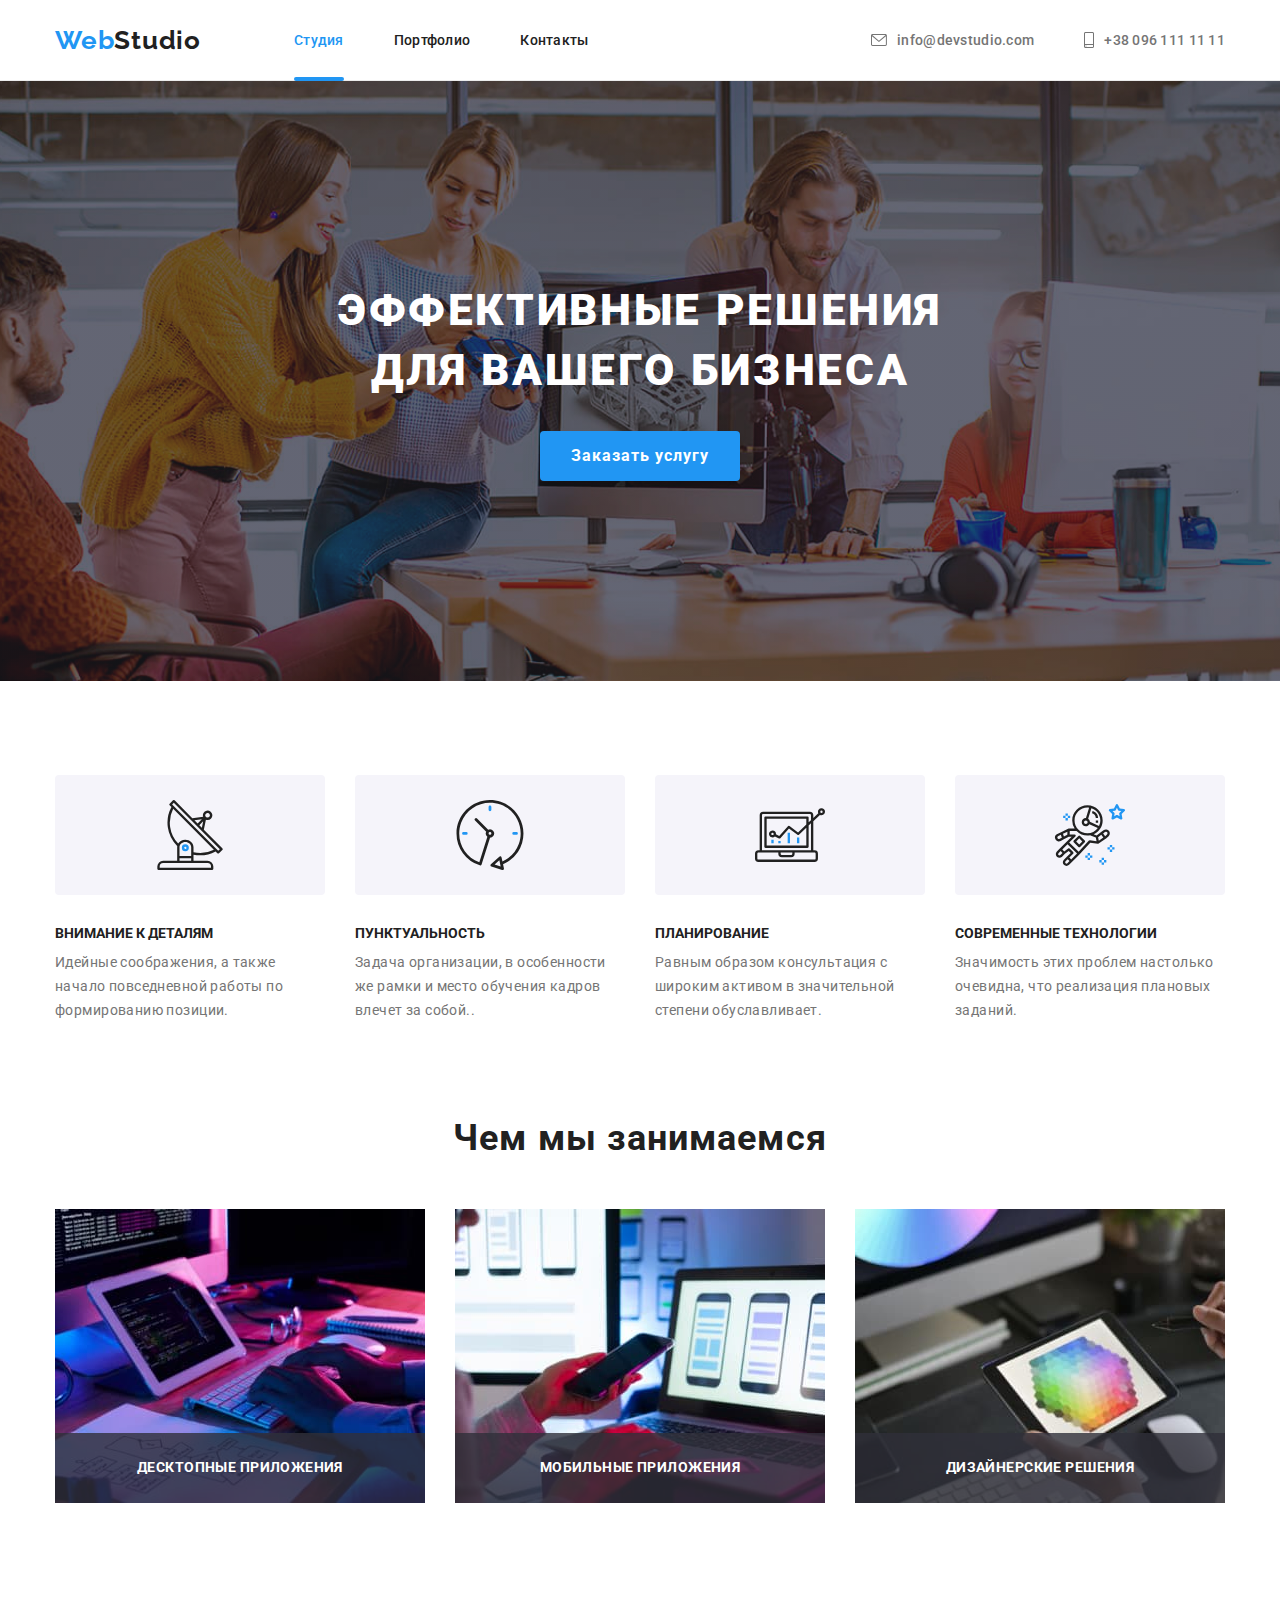
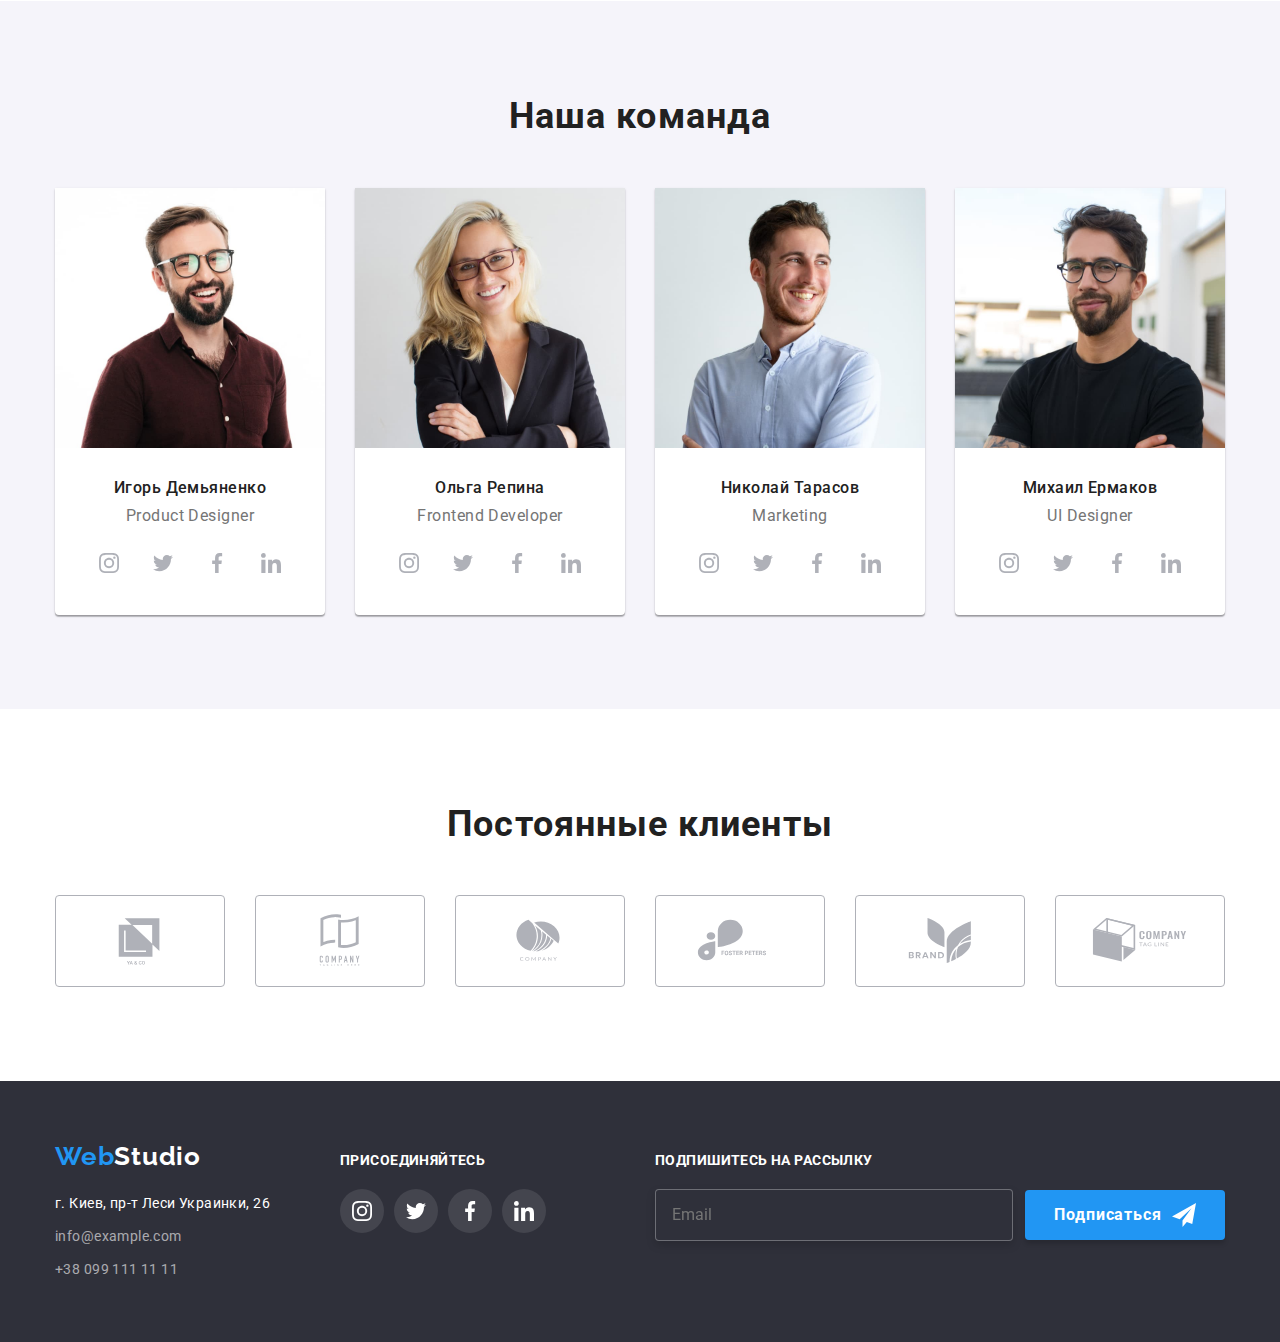
<file: index.html>
<!DOCTYPE html>
<html lang="ru">
<head>
    <meta charset="UTF-8">
    <meta http-equiv="X-UA-Compatible" content="IE=edge">
    <meta name="viewport" content="width=device-width, initial-scale=1.0">
    <title>Web Studio</title>
    <link rel="preconnect" href="https://fonts.gstatic.com">
    <link href=" https://fonts.googleapis.com/css2?family=Raleway:wght@700&family=Roboto:wght@400;500;700;900&display=swap " rel = " stylesheet " >
    <link rel="stylesheet" href="https://cdnjs.cloudflare.com/ajax/libs/modern-normalize/1.0.0/modern-normalize.min.css"/>
    <link rel="stylesheet" href="./css/main.min.css"/>
    <!-- <link rel="stylesheet" href="./css/styles.css"/> -->
</head>
<body>
  <header class="header">
    <div class="container">
      <nav class="nav header__nav">
          <a href="./index.html" class="logo header__logo logo--font"><span class="logo--text">Web</span>Studio</a>
          <ul class="list menu header__menu--inline">
              <li class="menu__item"><a class="link menu__link menu__underline menu__link--active" href="index.html">Студия</a></li>
              <li class="menu__item"><a class="link menu__link " href="portfolio.html">Портфолио</a></li>
              <li class="menu__item"><a class="link menu__link " href="">Контакты</a></li>
          </ul>
      </nav>       
          <ul class="list menu header__menu--inline ">
              <li class="menu__item">
                <a class="link menu__link  menu__item--grey-color" href="">
                  <svg class=" header-icon header-icon__mail header-icon--margin-right"><use href="./img/icons/sprite.svg#icon-envelope"></use></svg>
                   info@devstudio.com</a>
              </li>
              <li class="menu__item">
                <a class="link menu__link  menu__item--grey-color" href="">
                  <svg class=" header-icon header-icon__tel header-icon--margin-right"><use href="./img/icons/sprite.svg#icon-smartphone"></use></svg>
                  +38 096 111 11 11</a>
              </li>
          </ul>
    </div>
  </header>
    <main>
      <section>
         <div class="hero hero__darkbg hero__imgbg hero__section">       
          <h1 class="hero__title">ЭФФЕКТИВНЫЕ РЕШЕНИЯ<br>ДЛЯ ВАШЕГО БИЗНЕСА</h1>
          <button type="button" class="button hero__button " data-modal-open>Заказать услугу</button>
        </div>
      </section>
      <section class="section features">
        <div class="container">
          <h2 class="title-invisible">НАШИ ОСОБЕННОСТИ</h2>
          <ul class="list features-cards">
            <li class="features-cards--mardginRight">
              <div class="features-cards__iconbg">
                <svg class="features-cards__iconsvg"><use class="" href="./img/icons/sprite.svg#icon-antenna"></use></svg>
              </div>
              <div class="features-cards__content ">
                <h3 class="features-cards__contenttitle">ВНИМАНИЕ К ДЕТАЛЯМ</h3>
                <p class="features-cards__contenttext">Идейные соображения, а также начало повседневной работы по формированию позиции.</p>
              </div>
            </li>
            <li class="features-cards--mardginRight">
              <div class="features-cards__iconbg">
                <svg class="features-cards__iconsvg"><use class="" href="./img/icons/sprite.svg#icon-clock"></use></svg>
              </div>
              <div class="features-cards__content">
                <h3 class="features-cards__contenttitle">ПУНКТУАЛЬНОСТЬ</h3>
                <p class="features-cards__contenttext">Задача организации, в особенности же рамки и место обучения кадров влечет за собой..</p>
              </div>
            </li>
            <li class="features-cards--mardginRight">
              <div class="features-cards__iconbg">
                <svg class="features-cards__iconsvg"><use class="" href="./img/icons/sprite.svg#icon-diagram"></use></svg>
              </div>
              <div class="features-cards__content">
                <h3 class="features-cards__contenttitle">ПЛАНИРОВАНИЕ</h3>
                <p class="features-cards__contenttext" >Равным образом консультация с широким активом в значительной степени обуславливает.</p>
              </div>
            </li>
            <li class="features-cards--mardginRight">
              <div class="features-cards__iconbg">
                <svg class="features-cards__iconsvg"><use class="" href="./img/icons/sprite.svg#icon-astronaut"></use></svg>
              </div>
              <div class="features-cards__content">
                <h3 class="features-cards__contenttitle">СОВРЕМЕННЫЕ ТЕХНОЛОГИИ</h3>
                <p class="features-cards__contenttext" >Значимость этих проблем настолько очевидна, что реализация плановых заданий.</p>
              </div>
            </li>
          </ul>
        </div>
      </section>
      <section class="works works-section">
        <div class="container">
          <h2 class="works__title">Чем мы занимаемся</h2>
           <ul class="list works-list">
            <li class="works-list__item">
              <div class="works-list__img"> <img src="img/img.jpg" width="370" height="294" alt="Десктопные приложения">
              <p class=" "><h3 class="works-list__text"> ДЕСКТОПНЫЕ ПРИЛОЖЕНИЯ </h3> </div>
              </p>
            </li>
            <li class="works-list__item">
              <div class="works-list__img"> <img src="img/img-1.jpg" width="370" height="294" alt="Мобильные приложения">
              <p class=" "><h3 class="works-list__text"> МОБИЛЬНЫЕ ПРИЛОЖЕНИЯ </h3> </div>
            </p>
            </li>
            <li class="works-list__item">
              <div class="works-list__img"> <img src="img/img-2.jpg" width="370" height="294" alt="Дизайнерские решения">
              <p class=" "><h3 class="works-list__text"> ДИЗАЙНЕРСКИЕ РЕШЕНИЯ</h3> </div>
            </p> 
            </li>
          </ul>
       </div> 
    </section>
      <section class="team section section--team">
        <div class="container">          
              <h2 class="team__title">Наша команда</h2>
              <ul class="list card-set team__card-set team__members">
                <li class="team__item">
                  <img src="img/img31.jpg" width="270" height="260" alt="Игорь Демьяненко"/>
                  <div class="team__item--padding">
                  <h3 class="team__name">Игорь Демьяненко </h3>
                  <p class="team__name--profession" lang="en">Product Designer</p>
                  <ul class="socialicons ">  
                    <li class="list socialicons--item">
                      <a href="" class="social-icons__link" target="_blank" rel="noopener noreferrer">
                        <svg class="socialicons__svg socialicons__svg--color">
                          <use class="" href="./img/icons/sprite.svg#icon-instagram"></use>
                        </svg>
                      </a>
                    </li>
                    <li class="list socialicons--item">
                      <a href="" class="social-icons__link" target="_blank" rel="noopener noreferrer">
                        <svg class="socialicons__svg socialicons__svg--color">
                          <use class="" href="./img/icons/sprite.svg#icon-twitter"></use>
                        </svg>
                      </a>
                    </li>
                    <li class="list socialicons--item">
                      <a href="" class="social-icons__link" target="_blank" rel="noopener noreferrer">
                        <svg class="socialicons__svg socialicons__svg--color">
                          <use class="" href="./img/icons/sprite.svg#icon-facebook"></use>
                        </svg>
                      </a>
                    </li>
                    <li class="list socialicons--item">
                      <a href="" class="social-icons__link" target="_blank" rel="noopener noreferrer">
                        <svg class="socialicons__svg socialicons__svg--color">
                          <use class="" href="./img/icons/sprite.svg#icon-linkedin"></use>
                        </svg>
                      </a>
                    </li>
                  </ul>
                </div>
                </li>
                <li class="team__item">
                  <img src="img/img32.jpg" width="270" height="260" alt="Ольга Репина"/>
                  <div class="team__item--padding">
                  <h3 class="team__name">Ольга Репина</h3>
                  <p class="team__name--profession" lang="en">Frontend Developer</p>
                    <ul class="socialicons socialicons-team">
                    <li class="list socialicons--item">
                      <a href="" class="social-icons__link" target="_blank" rel="noopener noreferrer">
                        <svg class="socialicons__svg socialicons__svg--color">
                          <use class="" href="./img/icons/sprite.svg#icon-instagram"></use>
                        </svg>
                      </a>
                    </li>
                    <li class="list socialicons--item">
                      <a href="" class="social-icons__link" target="_blank" rel="noopener noreferrer">
                        <svg class="socialicons__svg socialicons__svg--color">
                          <use class="" href="./img/icons/sprite.svg#icon-twitter"></use>
                        </svg>
                      </a>
                    </li>
                    <li class="list socialicons--item">
                      <a href="" class="social-icons__link" target="_blank" rel="noopener noreferrer">
                        <svg class="socialicons__svg socialicons__svg--color">
                          <use class="" href="./img/icons/sprite.svg#icon-facebook"></use>
                        </svg>
                      </a>
                    </li>
                    <li class="list socialicons--item">
                      <a href="" class="social-icons__link" target="_blank" rel="noopener noreferrer">
                        <svg class="socialicons__svg socialicons__svg--color">
                          <use class="" href="./img/icons/sprite.svg#icon-linkedin"></use>
                        </svg>
                      </a>
                    </li>
                  </ul>
                  </div>
                </li>
                <li class="team__item">
                  <img src="img/img33.jpg" width="270" height="260" alt="Николай Тарасов"/>
                  <div class="team__item--padding">
                  <h3 class="team__name">Николай Тарасов</h3>
                  <p class="team__name--profession" lang="en">Marketing</p>
                  <ul class="socialicons">
                    <li class="list socialicons--item">
                      <a href="" class="social-icons__link" target="_blank" rel="noopener noreferrer">
                        <svg class="socialicons__svg socialicons__svg--color">
                          <use class="" href="./img/icons/sprite.svg#icon-instagram"></use>
                        </svg>
                      </a>
                    </li>
                    <li class="list socialicons--item">
                      <a href="" class="social-icons__link" target="_blank" rel="noopener noreferrer">
                        <svg class="socialicons__svg socialicons__svg--color">
                          <use class="" href="./img/icons/sprite.svg#icon-twitter"></use>
                        </svg>
                      </a>
                    </li>
                    <li class="list socialicons--item">
                      <a href="" class="social-icons__link" target="_blank" rel="noopener noreferrer">
                        <svg class="socialicons__svg socialicons__svg--color">
                          <use class="" href="./img/icons/sprite.svg#icon-facebook"></use>
                        </svg>
                      </a>
                    </li>
                    <li class="list socialicons--item">
                      <a href="" class="social-icons__link" target="_blank" rel="noopener noreferrer">
                        <svg class="socialicons__svg socialicons__svg--color">
                          <use class="" href="./img/icons/sprite.svg#icon-linkedin"></use>
                        </svg>
                      </a>
                    </li>
                  </ul>
                  </div>
                </li>
                <li class="team__item">
                  <img src="img/img34.jpg" width="270" height="260" alt="Михаил Ермаков"/>
                  <div class="team__item--padding">
                  <h3 class="team__name">Михаил Ермаков</h3>
                  <p class="team__name--profession" lang="en">UI Designer</p>
                  <ul class="socialicons socialicons-team">
                    <li class="list socialicons--item">
                      <a href="" class="social-icons__link team-icons-link" target="_blank" rel="noopener noreferrer">
                        <svg class="socialicons__svg socialicons__svg--color">
                          <use class="" href="./img/icons/sprite.svg#icon-instagram"></use>
                        </svg>
                      </a>
                    </li>
                    <li class="list socialicons--item">
                      <a href="" class="social-icons__link team-icons-link" target="_blank" rel="noopener noreferrer">
                        <svg class="socialicons__svg socialicons__svg--color">
                          <use class="" href="./img/icons/sprite.svg#icon-twitter"></use>
                        </svg>
                      </a>
                    </li>
                    <li class="list socialicons--item">
                      <a href="" class="social-icons__link team-icons-link" target="_blank" rel="noopener noreferrer">
                        <svg class="socialicons__svg socialicons__svg--color">
                          <use class="" href="./img/icons/sprite.svg#icon-facebook"></use>
                        </svg>
                      </a>
                    </li>
                    <li class="list socialicons--item">
                      <a href="" class="social-icons__link team-icons-link" target="_blank" rel="noopener noreferrer">
                        <svg class="socialicons__svg socialicons__svg--color">
                          <use class="" href="./img/icons/sprite.svg#icon-linkedin"></use>
                        </svg>
                      </a>
                    </li>
                  </ul>
                  </div>
                </li>
              </ul>
            </div>
      </section>         
       <section class="client section"> 
         <h2 class="client__title">Постоянные клиенты</h2>
        <div class="container"> 
            <ul class="list client__icons card-set">
                <li class="client__item"> 
                  <a href="" class="client__link" target="_blank" rel="noopener noreferrer">
                    <svg class="client__icons" width=106px height=60px>
                      <use class="" href="./img/icons/sprite.svg#icon-logo"></use> 
                      </svg>
                  </a>
                </li>
                <li class="client__item"> 
                  <a href="" class="client__link" target="_blank" rel="noopener noreferrer">
                    <svg class="client__icons" width=106px height=60px>
                      <use class="" href="./img/icons/sprite.svg#icon-logo1"></use> 
                      </svg>
                  </a>
                </li>
                <li class="client__item"> 
                  <a href="" class="client__link" target="_blank" rel="noopener noreferrer">
                    <svg class="client__icons" width=106px height=60px>
                      <use class="" href="./img/icons/sprite.svg#icon-logo2"></use> 
                      </svg>
                  </a>
                </li>
                <li class="client__item"> 
                  <a href="" class="client__link" target="_blank" rel="noopener noreferrer">
                    <svg class="client__icons" width=106px height=60px>
                      <use class="" href="./img/icons/sprite.svg#icon-logo3"></use> 
                      </svg>
                  </a>
                </li>
                    <li class="client__item"> 
                      <a href="" class="client__link" target="_blank" rel="noopener noreferrer">
                        <svg class="client__icons" width=106px height=60px>
                          <use class="" href="./img/icons/sprite.svg#icon-logo4"></use> 
                          </svg>
                      </a>
                    </li>
                    <li class="client__item"> 
                      <a href="" class="client__link" target="_blank" rel="noopener noreferrer">
                        <svg class="client__icons" width=106px height=60px>
                          <use class="" href="./img/icons/sprite.svg#icon-logo5"></use> 
                        </svg>
                      </a>
                    </li>
              </ul>
           </div>      
      </section>
    </main>
    <footer class=" footer footer__darkbg">
      <div class="container footer__flex">
        <div>
          <a href="./index.html" class="logo logo__footer logo--font"><span class="logo--text">Web</span>Studio</a>
          <address>
          <ul class="list address footer-address">
            <li class="footer-address__item"><a class="link footer-address__item--colorwhite" href="https://goo.gl/maps/XNxuDnSuaGoXyThm7" target="_blank" rel="noopener noreferrer">г. Киев, пр-т Леси Украинки, 26</a></li>
            <li class="footer-address__item"><a class=" link footer-address__item--colorgrey" href="mailto:info@example.com">info@example.com</a></li>
            <li><a class="link footer-address__item--colorgrey" href="tel:+380991111111">+38 099 111 11 11</a></li>
          </ul>
          </address>
        </div>
        <div class="footer-social">
          <p class="footer-social__title">ПРИСОЕДИНЯЙТЕСЬ</p>
          <ul class="socialicons">
            <li class="list socialicons--item">
              <a href="" class="social-icons__link  social-icons__link--colorgrey" target="_blank" rel="noopener noreferrer">
                <svg class="socialicons__svg  socialicons--brand-color">
                  <use class="" href="./img/icons/sprite.svg#icon-instagram"></use>
                </svg>
              </a>
            </li>
            <li class="list socialicons--item">
              <a href="" class="social-icons__link  social-icons__link--colorgrey" target="_blank" rel="noopener noreferrer">
                <svg class="socialicons__svg  socialicons--brand-color">
                  <use class="" href="./img/icons/sprite.svg#icon-twitter"></use>
                </svg>
              </a>
            </li>
            <li class="list socialicons--item">
              <a href="" class="social-icons__link  social-icons__link--colorgrey" target="_blank" rel="noopener noreferrer">
                <svg class="socialicons__svg  socialicons--brand-color">
                  <use class="" href="./img/icons/sprite.svg#icon-facebook"></use>
                </svg>
              </a>
            </li>
            <li class="list socialicons--item">
              <a href="" class="social-icons__link  social-icons__link--colorgrey" target="_blank" rel="noopener noreferrer">
                <svg class="socialicons__svg  socialicons--brand-color">
                  <use class="" href="./img/icons/sprite.svg#icon-linkedin"></use>
                </svg>
              </a>
            </li>
          </ul>
        </div>
        <div class="footer-mailing">
          <p class="footer-mailing__title">ПОДПИШИТЕСЬ НА РАССЫЛКУ</p>
          <form name="#"  autocomplete="off" >
            <label>
              <input type="email" 
              name="email" 
              class="footer-mailing__input" 
              placeholder="Email" />
            </label>
            <button type="submit" class="button footer-button--marginleft">
              <span class="footer-button__send">
                <span class="footer-button__text" >Подписаться</span>
                <svg class="footer-button__icon">
                  <use class="" href="./img/icons/sprite-form.svg#icon-icon-send"></use>
                </svg></span>
            </button>
          </form>
        </div>
      </div>
    </footer> 
    <div class="backdrop is-hidden" data-modal>
      <div class="modal">
        <button class="modal__btn-close" data-modal-close>
            <svg class="modal__btn-close--cross"></svg>
        </button>
         <p class="modal__title">Оставьте свои данные, мы вам перезвоним</p>
            <div class="">
              <form class="modal-forms" name="#" autocomplete="off">
                    <div class="modal-form--field">
                     <label for="name" class="modal-form--label">Имя</label>
                      <input type="text" class="modal-form__input" name="name" id="name"/>
                        <svg class="modal-form__icon">
                        <use class="" href="./img/icons/sprite-form.svg#icon-user"></use>
                        </svg>
                    </div>
                    <div class="modal-form--field">
                      <label for="tel" class="modal-form--label">Телефон</label>
                      <input type="tel" class="modal-form__input" name="tel" id="tel"/>
                        <svg class="modal-form__icon">
                        <use class="" href="./img/icons/sprite-form.svg#icon-tel"></use>
                        </svg>
                    </div>
                    <div class="modal-form--field">
                      <label for="mail" class="modal-form--label">Почта</label>
                      <input type="email" class="modal-form__input" name="mail" id="mail"/>
                        <svg class="modal-form__icon">
                        <use class="" href="./img/icons/sprite-form.svg#icon-mail"></use>
                        </svg>
                    </div> 
                        <label for="comment" class="modal-form--label">Коментарий</label>
                        <textarea
                        class="modal-form__comment modal-form__comment--color" name="comment" id="comment"
                        placeholder="Введите текст"></textarea> 
                     <div class="modal-form__accept">
                          <label class="modal-form__accept--check" for="checkbox">
                            <input 
                            type="checkbox" name="user-checkbox"
                            class="modal-form__checkbox" 
                            id="checkbox"/>
                            <span class="modal-form__checkboxicon "></span>
                            Соглашаюсь с рассылкой и принимаю <a href="#" class="modal-form__link"> Условия договора</a>
                          </label >
                      </div>
                        <div class="form-button">
                          <button type="submit" class="button modal-form__button">Отправить</button>
                        </div>
               </form>
            </div> 
       </div>
    </div>
    <script src="./js/modal.js"></script> 
</body>
</html>
</file>
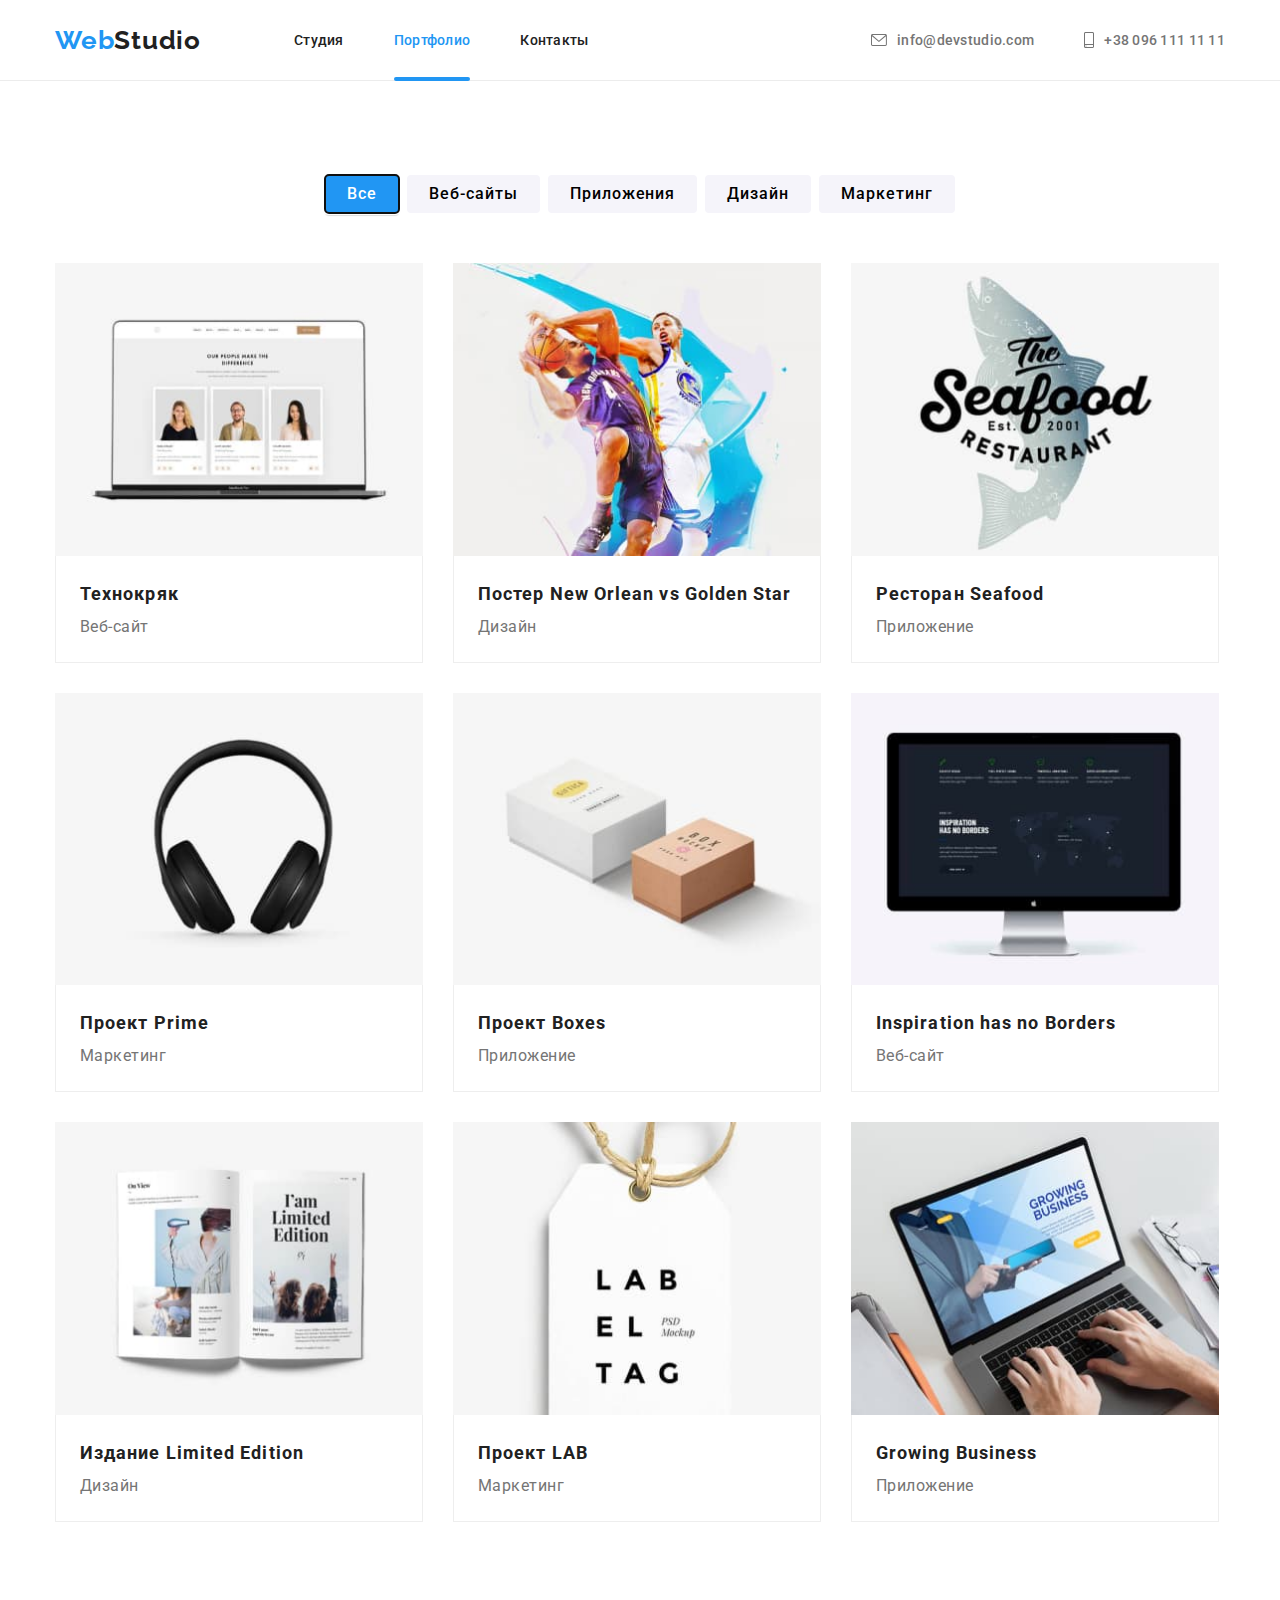
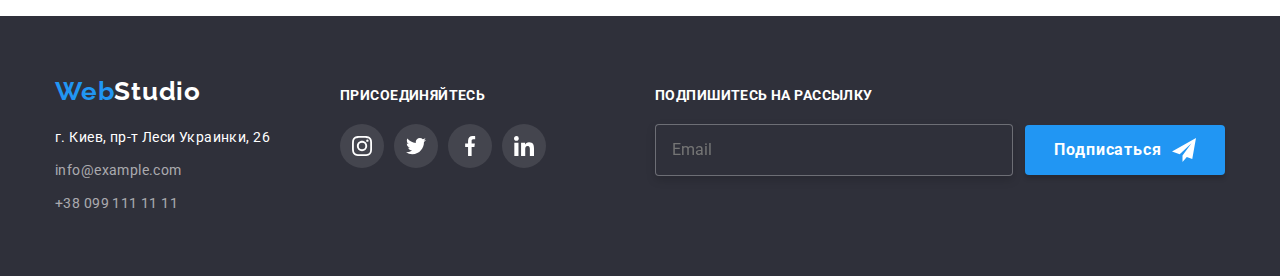
<file: portfolio.html>
<!DOCTYPE html>
<html lang="ru">
  <head>
    <meta charset="UTF-8">
    <meta http-equiv="X-UA-Compatible" content="IE=edge">
    <meta name="viewport" content="width=device-width, initial-scale=1.0">
    <title>Web Studio</title>
    <link rel="preconnect" href="https://fonts.gstatic.com">
    <link  href = " https://fonts.googleapis.com/css2?family=Raleway:wght@700&family=Roboto:wght@400;500;700;900&display=swap " rel = " stylesheet " >
    <link rel="stylesheet" href="https://cdnjs.cloudflare.com/ajax/libs/modern-normalize/1.0.0/modern-normalize.min.css"/>
    <link rel="stylesheet" href="./css/main.min.css"/>
    <!-- <link rel="stylesheet" href="./css/styles.css" /> -->
</head>
<body>
  <header class="header">
    <div class="container">
      <nav class="nav header__nav">
          <a href="./index.html" class="logo header__logo logo--font"><span class="logo--text">Web</span>Studio</a>
          <ul class="list menu header__menu--inline">
              <li class="menu__item"><a class="link menu__link " href="index.html">Студия</a></li>
              <li class="menu__item"><a class="link menu__link  menu__underline menu__link--active" href="portfolio.html">Портфолио</a></li>
              <li class="menu__item"><a class="link menu__link " href="">Контакты</a></li>
          </ul>
      </nav>       
          <ul class="list header__menu--inline  contacts">
              <li class="menu__item">
                <a class="link menu__link  menu__item--grey-color" href="">
                  <svg class="header-icon header-icon__mail header-icon--margin-right"><use href="./img/icons/sprite.svg#icon-envelope"></use></svg>
                   info@devstudio.com</a>
              </li>
              <li class="menu__item">
                <a class="link menu__link  menu__item--grey-color" href="">
                  <svg class="header-icon header-icon__tel header-icon--margin-right"><use href="./img/icons/sprite.svg#icon-smartphone"></use></svg>
                  +38 096 111 11 11</a>
              </li>
          </ul>
    </div>
  </header>
  <main>
    <section class="portfolio section">
      <div class="container">
          <h1 class="title-invisible">НАШИ ПРОЭКТЫ</h1>
          <ul class="list menu-button">
            <li class="menu-button--marginRight"><button type="button" class="portfolio__button button--alwaysBlue" autofocus>Все</button></li>
            <li class="menu-button--marginRight"><button type="button" class="portfolio__button">Веб-сайты</button></li>
            <li class="menu-button--marginRight"><button type="button" class="portfolio__button">Приложения</button></li>
            <li class="menu-button--marginRight"><button type="button" class="portfolio__button">Дизайн</button></li>
            <li class="menu-button--marginRight"><button type="button" class="portfolio__button">Маркетинг</button></li>
          </ul>
          <ul class="list cards">
              <li class="portfolio-cards">
                <a class="portfolio-cards--link" href="">
                  <div class="portfolio-cards__item">
                    <img class="" src="./img/img41.jpg" width="370" height="294" alt="Технокряк"/>
                    <p class="portfolio-cards__overlay">Технокряк это современная площадка распространения коронавируса. Компании используют эту платформу для цифрового шпионажа и атак на защищённые сервера конкурентов.</p>
                  </div>
                  <div class="portfolio-cards__content">
                    <h3 class="portfolio-cards__title">Технокряк</h3> 
                    <p class="portfolio-cards__project">Веб-сайт</p>
                  </div>
                </a> 
              </li>
              <li class="portfolio-cards">
                <a class="portfolio-cards--link" href="">
                  <div class="portfolio-cards__item">
                    <img class="card-img" src="./img/img42.jpg" width="370" height="294" alt="Постер New Orlean vs Golden Star"/>
                    <p class="portfolio-cards__overlay">Технокряк это современная площадка распространения коронавируса. Компании используют эту платформу для цифрового шпионажа и атак на защищённые сервера конкурентов.</p>
                  </div>
                  <div class="portfolio-cards__content">
                    <h3 class="portfolio-cards__title">Постер New Orlean vs Golden Star</h3> 
                    <p class="portfolio-cards__project">Дизайн</p>
                  </div>
                </a> 
              </li>
              <li class="portfolio-cards">
                <a class="portfolio-cards--link" href="">
                  <div class="portfolio-cards__item">
                    <img class="card-img" src="./img/img43.jpg" width="370" height="294" alt="Ресторан Seafood"/>
                    <p class="portfolio-cards__overlay">Технокряк это современная площадка распространения коронавируса. Компании используют эту платформу для цифрового шпионажа и атак на защищённые сервера конкурентов.</p>
                  </div>
                  <div class="portfolio-cards__content">
                    <h3 class="portfolio-cards__title">Ресторан Seafood</h3> 
                  <p class="portfolio-cards__project">Приложение</p>
                  </div>
                </a> 
              </li>
              <li class="portfolio-cards">
                <a class="portfolio-cards--link" href="">
                  <div class="portfolio-cards__item">
                    <img class="card-img" src="./img/img51.jpg" width="370" height="294" alt="Проект Prime"/>
                    <p class="portfolio-cards__overlay">Технокряк это современная площадка распространения коронавируса. Компании используют эту платформу для цифрового шпионажа и атак на защищённые сервера конкурентов.</p>
                  </div>
                  <div class="portfolio-cards__content">
                    <h3 class="portfolio-cards__title">Проект Prime</h3> 
                    <p class="portfolio-cards__project">Маркетинг</p>
                  </div>
                </a> 
              </li>
              <li class="portfolio-cards">
                <a class="portfolio-cards--link" href="">
                  <div class="portfolio-cards__item">
                    <img class="card-img" src="./img/img52.jpg" width="370" height="294" alt="Проект Boxes"/>
                    <p class="portfolio-cards__overlay">Технокряк это современная площадка распространения коронавируса. Компании используют эту платформу для цифрового шпионажа и атак на защищённые сервера конкурентов.</p>
                  </div>
                  <div class="portfolio-cards__content">
                    <h3 class="portfolio-cards__title">Проект Boxes</h3> 
                    <p class="portfolio-cards__project">Приложение</p>
                  </div>
                </a> 
              </li> 
              <li class="portfolio-cards">
                <a class="portfolio-cards--link" href="">
                  <div class="portfolio-cards__item">
                    <img class="card-img" src="./img/img53.jpg" width="370" height="294" alt="Inspiration has no Borders"/>
                    <p class="portfolio-cards__overlay">Технокряк это современная площадка распространения коронавируса. Компании используют эту платформу для цифрового шпионажа и атак на защищённые сервера конкурентов.</p>
                  </div>
                  <div class="portfolio-cards__content">
                    <h3 class="portfolio-cards__title">Inspiration has no Borders</h3> 
                    <p class="portfolio-cards__project">Веб-сайт</p>
                  </div>
                </a> 
              </li>
              <li class="portfolio-cards">
                <a class="portfolio-cards--link" href="">
                  <div class="portfolio-cards__item">
                    <img class="card-img" src="./img/img61.jpg" width="370" height="294" alt="Издание Limited Edition"/>
                    <p class="portfolio-cards__overlay">Технокряк это современная площадка распространения коронавируса. Компании используют эту платформу для цифрового шпионажа и атак на защищённые сервера конкурентов.</p>
                  </div>
                  <div class="portfolio-cards__content">
                    <h3 class="portfolio-cards__title">Издание Limited Edition</h3> 
                    <p class="portfolio-cards__project">Дизайн</p>
                  </div>
                </a> 
              </li>
              <li class="portfolio-cards">
                <a class="portfolio-cards--link" href="">
                  <div class="portfolio-cards__item">
                    <img class="card-img" src="./img/img62.jpg" width="370" height="294" alt="Проект LAB"/>
                    <p class="portfolio-cards__overlay">Технокряк это современная площадка распространения коронавируса. Компании используют эту платформу для цифрового шпионажа и атак на защищённые сервера конкурентов.</p>
                  </div>
                  <div class="portfolio-cards__content">
                    <h3 class="portfolio-cards__title">Проект LAB</h3> 
                    <p class="portfolio-cards__project">Маркетинг</p>
                  </div>
                </a> 
              </li>
              <li class="portfolio-cards">
                <a class="portfolio-cards--link" href="">
                  <div class="portfolio-cards__item">
                    <img class="card-img" src="./img/img63.jpg" width="370" height="294" alt="Growing Business"/>
                    <p class="portfolio-cards__overlay">Технокряк это современная площадка распространения коронавируса. Компании используют эту платформу для цифрового шпионажа и атак на защищённые сервера конкурентов.</p>
                  </div>
                  <div class="portfolio-cards__content">
                    <h3 class="portfolio-cards__title">Growing Business</h3> 
                    <p class="portfolio-cards__project">Приложение</p>
                  </div>
                </a> 
              </li>
            </ul> 
     </div>     
    </section>  
  </main>
  <footer class=" footer footer__darkbg">
    <div class="container footer__flex">
      <div>
        <a href="./index.html" class="logo logo__footer logo--font"><span class="logo--text">Web</span>Studio</a>
        <address>
        <ul class="list address footer-address">
          <li class="footer-address__item"><a class="link footer-address__item--colorwhite" href="https://goo.gl/maps/XNxuDnSuaGoXyThm7" target="_blank" rel="noopener noreferrer">г. Киев, пр-т Леси Украинки, 26</a></li>
          <li class="footer-address__item"><a class=" link footer-address__item--colorgrey" href="mailto:info@example.com">info@example.com</a></li>
          <li><a class="link footer-address__item--colorgrey" href="tel:+380991111111">+38 099 111 11 11</a></li>
        </ul>
        </address>
      </div>
      <div class="footer-social">
        <p class="footer-social__title">ПРИСОЕДИНЯЙТЕСЬ</p>
        <ul class="socialicons">
          <li class="list socialicons--item">
            <a href="" class="social-icons__link  social-icons__link--colorgrey" target="_blank" rel="noopener noreferrer">
              <svg class="socialicons__svg  socialicons--brand-color">
                <use class="" href="./img/icons/sprite.svg#icon-instagram"></use>
              </svg>
            </a>
          </li>
          <li class="list socialicons--item">
            <a href="" class="social-icons__link  social-icons__link--colorgrey" target="_blank" rel="noopener noreferrer">
              <svg class="socialicons__svg  socialicons--brand-color">
                <use class="" href="./img/icons/sprite.svg#icon-twitter"></use>
              </svg>
            </a>
          </li>
          <li class="list socialicons--item">
            <a href="" class="social-icons__link  social-icons__link--colorgrey" target="_blank" rel="noopener noreferrer">
              <svg class="socialicons__svg  socialicons--brand-color">
                <use class="" href="./img/icons/sprite.svg#icon-facebook"></use>
              </svg>
            </a>
          </li>
          <li class="list socialicons--item">
            <a href="" class="social-icons__link  social-icons__link--colorgrey" target="_blank" rel="noopener noreferrer">
              <svg class="socialicons__svg  socialicons--brand-color">
                <use class="" href="./img/icons/sprite.svg#icon-linkedin"></use>
              </svg>
            </a>
          </li>
        </ul>
      </div>
      <div class="footer-mailing">
        <p class="footer-mailing__title">ПОДПИШИТЕСЬ НА РАССЫЛКУ</p>
        <form name="#"  autocomplete="off" >
          <label>
            <input type="email" 
            name="email" 
            class="footer-mailing__input" 
            placeholder="Email" />
          </label>
          <button type="submit" class="button footer-button--marginleft">
            <span class="footer-button__send">
              <span class="footer-button__text" >Подписаться</span>
              <svg class="footer-button__icon">
                <use class="" href="./img/icons/sprite-form.svg#icon-icon-send"></use>
              </svg></span>
          </button>
        </form>
      </div>
    </div>
  </footer> 
</body>
</html>
</file>
<file: css/styles.css>
:root {
  --white-color: #ffffff;
  --black-color: #212121;
  --brand-color: #ffffff;
  --grey-color: #757575;
  --object-color: #2196f3;
  --dark-bg: #2f303a;
  --main-font: "Roboto", sans-serif;
}
html {
  box-sizing: border-box;
}
body {
  background: var(--brand-color);
  color: var(--black-color);
  font-family: var(--main-font);
}

*,
*::before,
*::after {
  box-sizing: inherit;
}
h1,
h2,
h3,
p {
  margin-top: 0;
  margin-bottom: 0;
}
a {
  text-decoration: none;
  color: var(--black-color);
}

img {
  display: block;
  max-width: 100%;
  height: auto;
}
nav a.menu__link--active {
  color: var(--object-color);
}

.list {
  margin: 0;
  padding-left: 0;
  list-style: none;
}
.container {
  width: 1200px;
  padding-left: 15px;
  padding-right: 15px;
  margin-left: auto;
  margin-right: auto;
}
.section {
  padding-top: 94px;
  padding-bottom: 94px;
}
button {
  background-image: none;
}
.button {
  width: 200px;
  height: 50px;
  cursor: pointer;
  background: var(--object-color);
  color: var(--white-color);
  font-weight: 700;
  line-height: 1.88;
  text-align: center;
  letter-spacing: 0.06em;
  border: none;
  border-radius: 4px;
  box-shadow: 0px 4px 4px rgba(0, 0, 0, 0.15);
  transition-duration: 250ms;
  transition-property: color, box-shadow;
  transition-timing-function: cubic-bezier(0.4, 0, 0.2, 1);
}

.button:hover,
.button:focus {
  box-shadow: 0px 2px 2px 0px rgba(0, 0, 0, 0.12),
    0px 1px 2px 0px rgba(0, 0, 0, 0.08), 0px 3px 1px 0px rgba(0, 0, 0, 0.1);
  transition-duration: 250ms;
  transition-property: color, background-color, box-shadow;
  transition-timing-function: cubic-bezier(0.4, 0, 0.2, 1);
}

.link {
  transition-duration: 250ms;
  transition-property: color, background-color, box-shadow;
  transition-timing-function: cubic-bezier(0.4, 0, 0.2, 1);
}
.title-invisible {
  display: none;
}
.works__title,
.team__title,
.client__title {
  font-size: 36px;
  line-height: 1.17;
  letter-spacing: 0.03em;
  text-align: center;
  margin-bottom: 50px;
}
/* .title-section {
  font-size: 36px;
  line-height: 1.17;
  letter-spacing: 0.03em;
  text-align: center;
  margin-bottom: 50px;
} */
.link:hover,
.link:focus {
  color: var(--object-color);
}

header {
  background: var(--brand-color);
  font-weight: 500;
  font-size: 14px;
  line-height: 1.17;
  letter-spacing: 0.02em;
}
.logo {
  display: inline-block;
}

.header__logo {
  margin-right: 93px;
  padding: 24px 0%;
}

.logo--font {
  font-family: "Raleway", sans-serif;
  font-size: 26px;
  line-height: 1.17;
  letter-spacing: 0.03em;
  font-weight: 700;
}
.logo--text {
  color: var(--object-color);
}

.header__nav {
  margin-right: auto;
}
.header {
  border-bottom: 1px solid rgba(236, 236, 236, 1);
}
.header .container {
  display: flex;
  justify-content: flex-end;
}

.menu__link {
  display: flex;
  position: relative;
  align-items: center;
  padding: 32px 0px;
}

.header__menu--inline {
  display: inline-flex;
}

.menu__item--grey-color {
  color: var(--grey-color);
}

.menu__item:not(:last-child) {
  margin-right: 50px;
}
.nav {
  display: flex;
  align-items: center;
}

.header-icon--margin-right {
  margin-right: 10px;
}
.header-icon__mail {
  width: 16px;
  height: 12px;
  fill: currentColor;
}
.header-icon__tel {
  width: 10px;
  height: 16px;
  fill: currentColor;
}

.menu__underline::after {
  content: "";
  display: block;
  position: absolute;
  bottom: -1px;
  width: 100%;
  height: 4px;
  border-radius: 2px;
  background-color: var(--object-color);
}

/* hero  */
.hero__darkbg {
  background: var(--dark-bg);
  max-width: 1600px;
  margin: auto;
}
.hero__imgbg {
  background-image: linear-gradient(
      to right,
      rgba(47, 48, 58, 0.4),
      rgba(47, 48, 58, 0.4)
    ),
    url(../img/mainbackground.png);
  background-repeat: no-repeat;
  background-position: center;
  background-size: auto;
  max-width: 1600px;
}
.hero__section {
  display: flex;
  flex-direction: column;
  align-items: center;
  justify-content: center;
  margin-right: auto;
  margin-left: auto;
  padding: 200px 0px;
}
.hero__title {
  font-size: 44px;
  font-weight: 900;
  letter-spacing: 0.06em;
  line-height: 1.36;
  color: var(--white-color);
  text-align: center;
}
.hero__button {
  margin-top: 30px;
  padding: 0;
}
/*features*/
.features-cards {
  display: flex;
  width: 270px;
}
.features-cards--mardginRight:not(:last-child) {
  margin-right: 30px;
}
.features-cards__iconbg {
  display: flex;
  background: #f5f4fa;
  border-radius: 4px;
  width: 270px;
  height: 120px;
  align-items: center;
  margin-bottom: 30px;
}
.features-cards__iconsvg {
  height: 70px;
  width: auto;
}
.features-cards__content {
  display: block;
}
.features-cards__contenttitle {
  font-size: 14px;
  text-align: left;
  margin-bottom: 10px;
}

.features-cards__contenttext {
  width: 270px;
  font-size: 14px;
  line-height: 1.71;
  letter-spacing: 0.03em;
  color: var(--grey-color);
}
/*works*/
.works-section {
  padding-bottom: 94px;
}
.works-icons-item {
  display: flex;
  align-items: center;
  height: 120px;
  width: 270px;
  background: #f5f4fa;
}
.works-list {
  display: inline-flex;
}

.works-list__item:not(:last-child) {
  margin-right: 30px;
}

.works-list__img {
  position: relative;
}

.works-list__text {
  position: absolute;
  bottom: 0%;
  width: 100%;
  height: 70px;
  display: flex;
  justify-content: center;
  align-items: center;
  background-color: rgba(47, 48, 58, 0.8);
  color: var(--brand-color);
  font-weight: bold;
  font-size: 14px;
  line-height: 1.14;
  letter-spacing: 0.03em;
  text-align: center;
}
.section--team {
  background: #f5f4fa;
}
.card-set {
  display: flex;
  flex-wrap: wrap;
}
.team__card-set {
  margin-left: -30px;
  margin-top: -50px;
}
.team__item {
  margin-left: 30px;
  margin-top: 50px;
  background: var(--brand-color);
  box-shadow: 0px 1px 3px rgba(0, 0, 0, 0.12), 0px 1px 1px rgba(0, 0, 0, 0.14),
    0px 2px 1px rgba(0, 0, 0, 0.2);
  border-radius: 0px 0px 4px 4px;
  width: 270px;
}

.team__members {
  font-size: 16px;
  line-height: 1.17;
  letter-spacing: 0.03em;
  text-align: center;
  color: var(--grey-color);
}
.team__item--padding {
  padding-top: 30px;
  padding-bottom: 30px;
}
.team__name {
  font-size: 16px;
  line-height: 1.19;
  font-weight: 500;
  text-align: center;
  letter-spacing: 0.03em;
  color: var(--black-color);
}
.team__name--profession {
  margin-top: 10px;
  margin-bottom: 16px;
}

/* portfolio*/

.menu-button {
  display: flex;
  justify-content: center;
  flex-wrap: wrap;
  margin-bottom: 50px;
}
.menu-button--marginRight:not(:last-child) {
  margin-right: 8px;
}

.portfolio__button {
  height: 38px;
  cursor: pointer;
  background: rgba(245, 244, 250, 1);
  font-weight: 500;
  font-size: 16px;
  line-height: 1.63;
  letter-spacing: 0.06em;
  border: 0px;
  border-radius: 4px;
  padding: 6px 22px;
  box-shadow: none;
  transition-duration: 250ms;
  transition-property: color, background-color, box-shadow;
  transition-timing-function: cubic-bezier(0.4, 0, 0.2, 1);
}

.portfolio__button:hover,
.portfolio__button:focus {
  background: var(--object-color);
  color: var(--white-color);
  box-shadow: 0px 2px 2px 0px rgba(0, 0, 0, 0.12),
    0px 1px 2px 0px rgba(0, 0, 0, 0.08), 0px 3px 1px 0px rgba(0, 0, 0, 0.1);
}

.button--alwaysBlue {
  /* кнопка синяя всегда*/
  color: var(--white-color);
  background: var(--object-color);
}

.cards {
  display: flex;
  flex-wrap: wrap;
  flex-basis: calc((100% - 3 * 30px) / 3);
  margin-left: -30px;
  margin-top: -30px;
}
.portfolio-cards {
  display: flex;
  margin-left: 30px;
  margin-top: 30px;
  padding-top: 0 px;
  background: var(--brand-color);
  width: 368px;
}

.portfolio-cards--link {
  position: relative;
  transition-duration: 250ms;
  transition-property: box-shadow;
  transition-timing-function: cubic-bezier(0.4, 0, 0.2, 1);
}
.portfolio-cards--link:hover,
.portfolio-cards--link:focus {
  box-shadow: 0px 1px 1px rgba(0, 0, 0, 0.12), 0px 4px 4px rgba(0, 0, 0, 0.06),
    1px 4px 6px rgba(0, 0, 0, 0.16);
}
.portfolio-cards__item {
  display: block;
  position: relative;
  overflow: hidden;
  margin-bottom: -1px;
}
.portfolio-cards__overlay {
  opacity: 0;
  position: absolute;
  top: 0;
  left: 0;
  width: 100%;
  height: 100%;
  padding: 63px 24px;
  background-color: rgba(33, 150, 243, 0.9);
  transform: translateY(100%);
  font-size: 18px;
  line-height: 1.56;
  letter-spacing: 0.03em;
  color: var(--white-color);
  transition-duration: 250ms;
  transition-property: opacity, transform;
  transition-timing-function: cubic-bezier(0.4, 0, 0.2, 1);
}
.portfolio-cards--link:hover .portfolio-cards__overlay,
.portfolio-cards--link:focus .portfolio-cards__overlay {
  opacity: 1;
  transform: translateY(0%);
}
.portfolio-cards__title {
  font-weight: 700;
  font-size: 18px;
  line-height: 2;
  letter-spacing: 0.06em;
}

.portfolio-cards__project {
  font-weight: 400;
  font-size: 16px;
  line-height: 1.88;
  letter-spacing: 0.03em;
  color: var(--grey-color);
}

.portfolio-cards__content {
  padding: 20px 24px;
  border: 1px solid #eeeeee;
}

.socialicons {
  display: inline-flex;
  padding-inline-start: 0px;
  margin-block-start: 0px;
  margin-block-end: 0px;
}
.socialicons__svg {
  width: 20px;
  height: 20px;
  transition-duration: 250ms;
  transition-property: fill;
  transition-timing-function: cubic-bezier(0.4, 0, 0.2, 1);
}
.socialicons__svg--color {
  fill: rgba(175, 177, 184, 1);
}
.social-icons__link:hover .socialicons__svg,
.social-icons__link:focus .socialicons__svg {
  fill: var(--brand-color);
}
.social-icons__link:hover,
.social-icons__link:focus {
  background-color: var(--object-color);
}

.social-icons__link {
  display: flex;
  align-items: center;
  justify-content: center;
  width: 44px;
  height: 44px;
  border-radius: 50%;
  transition-duration: 250ms;
  transition-property: color, background-color;
  transition-timing-function: cubic-bezier(0.4, 0, 0.2, 1);
}

.socialicons--item:not(:last-child) {
  margin-right: 10px;
}

/* .client__title {
  font-size: 36px;
  line-height: 1.17;
  text-align: center;
  letter-spacing: 0.03em;
  margin-bottom: 50px;
} */

.client__icons {
  display: block;
}

.client__item {
  width: 170px;
  height: 92px;
}
.client__icons :not(:last-child) {
  margin-right: 30px;
}
.client__link {
  border: 1px solid #afb1b8;
  box-sizing: border-box;
  border-radius: 4px;
  display: flex;
  justify-content: center;
  align-items: center;
  width: 100%;
  height: 100%;
  fill: rgba(175, 177, 184, 1);
  transition-duration: 250ms;
  transition-property: fill, border-color;
  transition-timing-function: cubic-bezier(0.4, 0, 0.2, 1);
}

.card-set {
  display: flex;
  flex-wrap: wrap;
}

.client__link:hover,
.client__link:focus {
  fill: var(--object-color);
  border-color: var(--object-color);
}

footer {
  padding: 60px 0px;
}

.footer__darkbg {
  background: var(--dark-bg);
}
.footer__flex {
  display: flex;
  align-items: baseline;
  margin-right: auto;
}

.logo__footer {
  margin-bottom: 20px;
  color: var(--white-color);
}
.footer-address {
  font-style: normal;
  font-size: 14px;
  line-height: 1.71;
  letter-spacing: 0.03em;
}
.footer-address__item {
  margin-bottom: 9px;
}
.footer-address__item--colorwhite {
  color: var(--white-color);
}
.footer-address__item--colorgrey {
  color: rgba(255, 255, 255, 0.6);
}
.footer-social {
  margin-left: 70px;
}
.footer-social__title {
  font-weight: bold;
  font-size: 14px;
  line-height: 1.14;
  letter-spacing: 0.03em;
  color: var(--brand-color);
  margin-bottom: 20px;
}
.socialicons--brand-color {
  fill: var(--brand-color);
}
.social-icons__link--colorgrey {
  background-color: rgba(255, 255, 255, 0.1);
}

.footer-mailing {
  width: 570px;
  margin-left: auto;
}

.footer-mailing__title {
  font-weight: bold;
  font-size: 14px;
  line-height: 1.14;
  letter-spacing: 0.03em;
  color: var(--brand-color);
  margin-bottom: 20px;
}

.footer-mailing__input {
  width: 358px;
  font-size: 16px;
  line-height: 1.25;
  color: rgba(255, 255, 255, 0.6);
  background-color: var(--dark-bg);
  outline: none;
  border: 1px solid rgba(255, 255, 255, 0.3);
  filter: drop-shadow(0px 4px 4px rgba(0, 0, 0, 0.15));
  border-radius: 4px;
  padding-top: 15px;
  padding-bottom: 15px;
  padding-left: 16px;
  transition-property: border;
  transition-duration: 250ms;
  transition-timing-function: cubic-bezier(0.4, 0, 0.2, 1);
}

.footer-mailing__input:focus {
  border: 1px solid var(--object-color);
  color: var(--white-color);
}

.footer-button--marginleft {
  margin-left: 8px;
}
.footer-button__send {
  display: inline-flex;
  align-items: center;
}
.footer-button__text {
  margin-right: 10px;
}
.footer-button__icon {
  width: 24px;
  height: 24px;
  fill: var(--brand-color);
}
/*modal*/
.backdrop {
  position: fixed;
  top: 0;
  left: 0;
  width: 100%;
  height: 100%;
  background-color: rgba(23, 26, 36, 0.6);
  overflow: auto;
  transition-duration: 250ms;
  transition-timing-function: cubic-bezier(0.4, 0, 0.2, 1);
}

.is-hidden {
  opacity: 0;
  visibility: hidden;
  pointer-events: none;
}

.modal__btn-close {
  cursor: pointer;
  position: absolute;
  width: 30px;
  height: 30px;
  right: 8px;
  top: 8px;
  border-radius: 50%;
  background: #ffffff;
  border: 1px solid rgba(0, 0, 0, 0.1);
  transition-duration: 250ms;
  transition-property: background-image;
  transition-timing-function: cubic-bezier(0.4, 0, 0.2, 1);
}

.modal__btn-close--cross {
  width: 11px;
  height: 11px;
  background-image: url(../img/icons/crossX.svg);
  transition-duration: 250ms;
  transition-property: opacity, visibility;
  transition-timing-function: cubic-bezier(0.4, 0, 0.2, 1);
}
.modal__btn-close:hover,
.modal__btn-close:focus {
  background-image: url(../img/icons/cross.svg);
  background-size: contain;
  background-repeat: no-repeat;
  background-position: center;
  background-size: auto;
}
.modal__btn-close:hover .modal__btn-close--cross,
.modal__btn-close:focus .modal__btn-close--cross {
  opacity: 0;
  visibility: hidden;
}

.modal__title {
  margin-bottom: 12px;
  font-weight: bold;
  font-size: 20px;
  line-height: 1.15;
  text-align: center;
  letter-spacing: 0.03em;
  color: #212121;
}
.modal {
  position: absolute;
  top: 50%;
  left: 50%;
  transform: translate(-50%, -50%);
  width: 100%;
  max-width: 528px;
  min-height: 581px;
  padding: 40px 40px;
  background-color: #fff;
  box-shadow: 0px 1px 3px rgba(0, 0, 0, 0.12), 0px 1px 1px rgba(0, 0, 0, 0.14),
    0px 2px 1px rgba(0, 0, 0, 0.2);
  border-radius: 4px;
}

.modal-form--field {
  position: relative;
  margin-bottom: 10px;
}

.modal-form__icon {
  position: absolute;
  top: 50%;
  left: 15px;
  width: 12px;
  height: 12px;
  fill: rgba(33, 33, 33, 1);
  transition-duration: 250ms;
  transition-property: fill;
  transition-timing-function: cubic-bezier(0.4, 0, 0.2, 1);
}

.modal-form--label {
  display: block;
  margin-bottom: 4px;
  font-size: 12px;
  line-height: 1.16;
  letter-spacing: 0.01em;
  color: var(--grey-color);
}
.modal-form__input {
  cursor: pointer;
  width: 100%;
  height: 40px;
  border: 1px solid rgba(33, 33, 33, 0.2);
  border-radius: 4px;
  padding-left: 42px;
  transition-duration: 250ms;
  transition-property: border;
  transition-timing-function: cubic-bezier(0.4, 0, 0.2, 1);
}

.modal-form__input:focus + .modal-form__icon {
  fill: var(--object-color);
}

.modal-form__input:focus {
  outline: none;
  border: 1px solid var(--object-color);
}

.modal-form__comment {
  cursor: pointer;
  width: 100%;
  height: 120px;
  margin-bottom: 20px;
  border: 1px solid rgba(33, 33, 33, 0.2);
  border-radius: 4px;
  font-size: 14px;
  line-height: 1.14;
  letter-spacing: 0.01em;
  color: rgba(117, 117, 117, 0.5);
  padding: 12px 16px;
  resize: none;
  transition-duration: 250ms;
  transition-property: border;
  transition-timing-function: cubic-bezier(0.4, 0, 0.2, 1);
}
.modal-form__comment:focus {
  outline: none;
  border: 1px solid var(--object-color);
  color: #212121;
}
.modal-form__comment--color:focus::-webkit-input-placeholder {
  color: var(--object-color);
  transition-duration: 250ms;
  transition-timing-function: cubic-bezier(0.4, 0, 0.2, 1);
}
.modal-form__comment--color:focus::-moz-placeholder {
  color: var(--object-color);
  transition-duration: 250ms;
  transition-timing-function: cubic-bezier(0.4, 0, 0.2, 1);
}

.modal-form__button {
  display: block;

  cursor: pointer;
  width: 200px;
  height: 50px;

  margin-right: auto;
  margin-left: auto;
  background: var(--object-color);
  color: var(--white-color);
  font-weight: 700;
  line-height: 1.88;
  text-align: center;
  letter-spacing: 0.06em;
  border: none;
  border-radius: 4px;

  box-shadow: 0px 4px 4px rgba(0, 0, 0, 0.15);
}
.modal-form__button:hover,
.modal-form__button:focus {
  background: #188ce8;
}

.modal-form__accept {
  position: relative;
  margin-bottom: 30px;
}

.modal-form__accept--check {
  display: flex;
  align-items: center;
  font-size: 14px;
  line-height: 1.71;
  letter-spacing: 0.03em;
  color: var(--grey-color);
  padding-left: 37px;
  cursor: pointer;
}

.modal-form__checkbox {
  -webkit-appearance: none;
  -moz-appearance: none;
  appearance: none;
}

.modal-form__checkboxicon {
  position: absolute;
  width: 16px;
  height: 15px;
  background-color: var(--brand-color);
  border: 2px solid rgba(33, 33, 33, 1);
  border-radius: 4px;
  transform: translateX(-23px);
  transition-property: border;
  transition-duration: 250ms;
  transition-timing-function: cubic-bezier(0.4, 0, 0.2, 1);
}
.modal-form__checkbox:checked + .modal-form__checkboxicon {
  border-color: transparent;
  background-size: contain;
  background-origin: border-box;
  background-image: url(../img/icons/icon-check.svg);
}

.modal-form__link {
  font-size: 14px;
  line-height: 1.71;
  letter-spacing: 0.03em;
  text-decoration: underline;
  color: var(--object-color);
}
</file>
<file: css/main.min.css>
:root{--white-color: #ffffff;--black-color: #212121;--brand-color: #ffffff;--grey-color: #757575;--object-color: #2196f3;--dark-bg: #2f303a;--main-font: "Roboto", sans-serif}*,*::before,*::after{box-sizing:inherit}h1,h2,h3,p{margin-top:0;margin-bottom:0}a{text-decoration:none;color:var(--black-color)}button{background-image:none}html{box-sizing:border-box}body{background:var(--brand-color);color:var(--black-color);font-family:var(--main-font)}img{display:block;max-width:100%;height:auto}nav a.menu__link--active{color:var(--object-color)}.container{width:1200px;padding-left:15px;padding-right:15px;margin-left:auto;margin-right:auto}.button{width:200px;height:50px;cursor:pointer;background:var(--object-color);color:var(--white-color);font-weight:700;line-height:1.88;text-align:center;letter-spacing:0.06em;border:none;border-radius:4px;box-shadow:0px 4px 4px rgba(0,0,0,0.15);transition-duration:250ms;transition-property:color, box-shadow;transition-timing-function:cubic-bezier(0.4, 0, 0.2, 1)}.button:hover,.button:focus{box-shadow:0px 2px 2px 0px rgba(0,0,0,0.12),0px 1px 2px 0px rgba(0,0,0,0.08),0px 3px 1px 0px rgba(0,0,0,0.1);transition-duration:250ms;transition-property:color, background-color, box-shadow;transition-timing-function:cubic-bezier(0.4, 0, 0.2, 1)}.list{margin:0;padding-left:0;list-style:none}.section{padding-top:94px;padding-bottom:94px}.link{transition-duration:250ms;transition-property:color, background-color, box-shadow;transition-timing-function:cubic-bezier(0.4, 0, 0.2, 1)}.link:hover,.link:focus{color:var(--object-color)}.title-invisible{display:none}.works__title,.team__title,.client__title{font-size:36px;line-height:1.17;letter-spacing:0.03em;text-align:center;margin-bottom:50px}.logo{display:inline-block}.logo--font{font-family:"Raleway", sans-serif;font-size:26px;line-height:1.17;letter-spacing:0.03em;font-weight:700}.logo--text{color:var(--object-color)}header{background:var(--brand-color);font-weight:500;font-size:14px;line-height:1.17;letter-spacing:0.02em}.header{border-bottom:1px solid #ececec}.header .container{display:flex;justify-content:flex-end}.header__logo{margin-right:93px;padding:24px 0%}.header__nav{margin-right:auto}.header__menu--inline{display:inline-flex}.header-icon--margin-right{margin-right:10px}.header-icon__mail{width:16px;height:12px;fill:currentColor}.header-icon__tel{width:10px;height:16px;fill:currentColor}.nav{display:flex;align-items:center}nav a.menu__link--active{color:var(--object-color)}.menu__link{display:flex;position:relative;align-items:center;padding:32px 0px}.menu__item--grey-color{color:var(--grey-color)}.menu__item:not(:last-child){margin-right:50px}.menu__underline::after{content:"";display:block;position:absolute;bottom:-1px;width:100%;height:4px;border-radius:2px;background-color:var(--object-color)}.hero__darkbg{background:var(--dark-bg);max-width:1600px;margin:auto}.hero__imgbg{background-image:linear-gradient(to right, rgba(47,48,58,0.4), rgba(47,48,58,0.4)),url(../img/mainbackground.png);background-repeat:no-repeat;background-position:center;background-size:auto;max-width:1600px}.hero__section{display:flex;flex-direction:column;align-items:center;justify-content:center;margin-right:auto;margin-left:auto;padding:200px 0px}.hero__title{font-size:44px;font-weight:900;letter-spacing:0.06em;line-height:1.36;color:var(--white-color);text-align:center}.hero__button{margin-top:30px;padding:0}.features-cards{display:flex;width:270px}.features-cards--mardginRight:not(:last-child){margin-right:30px}.features-cards__iconbg{display:flex;background:#f5f4fa;border-radius:4px;width:270px;height:120px;align-items:center;margin-bottom:30px}.features-cards__iconsvg{height:70px;width:auto}.features-cards__content{display:block}.features-cards__contenttitle{font-size:14px;text-align:left;margin-bottom:10px}.features-cards__contenttext{width:270px;font-size:14px;line-height:1.71;letter-spacing:0.03em;color:var(--grey-color)}.works-section{padding-bottom:94px}.works-icons-item{display:flex;align-items:center;height:120px;width:270px;background:#f5f4fa}.works-list{display:inline-flex}.works-list__item:not(:last-child){margin-right:30px}.works-list__img{position:relative}.works-list__text{position:absolute;bottom:0%;width:100%;height:70px;display:flex;justify-content:center;align-items:center;background-color:rgba(47,48,58,0.8);color:var(--brand-color);font-weight:bold;font-size:14px;line-height:1.14;letter-spacing:0.03em;text-align:center}.socialicons{display:inline-flex;padding-inline-start:0px;margin-block-start:0px;margin-block-end:0px}.socialicons__svg{width:20px;height:20px;transition-duration:250ms;transition-property:fill;transition-timing-function:cubic-bezier(0.4, 0, 0.2, 1)}.social-icons__link:hover .socialicons__svg,.social-icons__link:focus .socialicons__svg{fill:var(--brand-color)}.socialicons__svg--color{fill:#afb1b8}.social-icons__link{display:flex;align-items:center;justify-content:center;width:44px;height:44px;border-radius:50%;transition-duration:250ms;transition-property:color, background-color;transition-timing-function:cubic-bezier(0.4, 0, 0.2, 1)}.social-icons__link:hover,.social-icons__link:focus{background-color:var(--object-color)}.socialicons--item:not(:last-child){margin-right:10px}.section--team{background:#f5f4fa}.team__card-set{margin-left:-30px;margin-top:-50px}.team__item{margin-left:30px;margin-top:50px;background:var(--brand-color);box-shadow:0px 1px 3px rgba(0,0,0,0.12),0px 1px 1px rgba(0,0,0,0.14),0px 2px 1px rgba(0,0,0,0.2);border-radius:0px 0px 4px 4px;width:270px}.team__members{font-size:16px;line-height:1.17;letter-spacing:0.03em;text-align:center;color:var(--grey-color)}.team__item--padding{padding-top:30px;padding-bottom:30px}.team__name{font-size:16px;line-height:1.19;font-weight:500;text-align:center;letter-spacing:0.03em;color:var(--black-color)}.team__name--profession{margin-top:10px;margin-bottom:16px}.client__icons{display:block}.client__item{width:170px;height:92px}.client__icons :not(:last-child){margin-right:30px}.client__link{border:1px solid #afb1b8;box-sizing:border-box;border-radius:4px;display:flex;justify-content:center;align-items:center;width:100%;height:100%;fill:#afb1b8;transition-duration:250ms;transition-property:fill, border-color;transition-timing-function:cubic-bezier(0.4, 0, 0.2, 1)}.client__link:hover,.client__link:focus{fill:var(--object-color);border-color:var(--object-color)}.card-set{display:flex;flex-wrap:wrap}.menu-button{display:flex;justify-content:center;flex-wrap:wrap;margin-bottom:50px}.menu-button--marginRight:not(:last-child){margin-right:8px}.portfolio__button{height:38px;cursor:pointer;background:#f5f4fa;font-weight:500;font-size:16px;line-height:1.63;letter-spacing:0.06em;border:0px;border-radius:4px;padding:6px 22px;box-shadow:none;transition-duration:250ms;transition-property:color, background-color, box-shadow;transition-timing-function:cubic-bezier(0.4, 0, 0.2, 1)}.portfolio__button:hover,.portfolio__button:focus{background:var(--object-color);color:var(--white-color);box-shadow:0px 2px 2px 0px rgba(0,0,0,0.12),0px 1px 2px 0px rgba(0,0,0,0.08),0px 3px 1px 0px rgba(0,0,0,0.1)}.button--alwaysBlue{color:var(--white-color);background:var(--object-color)}.cards{display:flex;flex-wrap:wrap;flex-basis:calc((100% - 3 * 30px) / 3);margin-left:-30px;margin-top:-30px}.portfolio-cards{display:flex;margin-left:30px;margin-top:30px;padding-top:0 px;background:var(--brand-color);width:368px}.portfolio-cards--link{position:relative;transition-duration:250ms;transition-property:box-shadow;transition-timing-function:cubic-bezier(0.4, 0, 0.2, 1)}.portfolio-cards--link:hover,.portfolio-cards--link:focus{box-shadow:0px 1px 1px rgba(0,0,0,0.12),0px 4px 4px rgba(0,0,0,0.06),1px 4px 6px rgba(0,0,0,0.16)}.portfolio-cards__item{display:block;position:relative;overflow:hidden;margin-bottom:-1px}.portfolio-cards__overlay{opacity:0;position:absolute;top:0;left:0;width:100%;height:100%;padding:63px 24px;background-color:rgba(33,150,243,0.9);transform:translateY(100%);font-size:18px;line-height:1.56;letter-spacing:0.03em;color:var(--white-color);transition-duration:250ms;transition-property:opacity, transform;transition-timing-function:cubic-bezier(0.4, 0, 0.2, 1)}.portfolio-cards--link:hover .portfolio-cards__overlay,.portfolio-cards--link:focus .portfolio-cards__overlay{opacity:1;transform:translateY(0%)}.portfolio-cards__title{font-weight:700;font-size:18px;line-height:2;letter-spacing:0.06em}.portfolio-cards__project{font-weight:400;font-size:16px;line-height:1.88;letter-spacing:0.03em;color:var(--grey-color)}.portfolio-cards__content{padding:20px 24px;border:1px solid #eeeeee}footer{padding:60px 0px}.footer__darkbg{background:var(--dark-bg)}.footer__flex{display:flex;align-items:baseline;margin-right:auto}.logo__footer{margin-bottom:20px;color:var(--white-color)}.footer-address{font-style:normal;font-size:14px;line-height:1.71;letter-spacing:0.03em}.footer-address__item{margin-bottom:9px}.footer-address__item--colorwhite{color:var(--white-color)}.footer-address__item--colorgrey{color:rgba(255,255,255,0.6)}.footer-social{margin-left:70px}.footer-social__title{font-weight:bold;font-size:14px;line-height:1.14;letter-spacing:0.03em;color:var(--brand-color);margin-bottom:20px}.footer-mailing{width:570px;margin-left:auto}.footer-mailing__title{font-weight:bold;font-size:14px;line-height:1.14;letter-spacing:0.03em;color:var(--brand-color);margin-bottom:20px}.footer-mailing__input{width:358px;font-size:16px;line-height:1.25;color:rgba(255,255,255,0.6);background-color:var(--dark-bg);outline:none;border:1px solid rgba(255,255,255,0.3);filter:drop-shadow(0px 4px 4px rgba(0,0,0,0.15));border-radius:4px;padding-top:15px;padding-bottom:15px;padding-left:16px;transition-property:border;transition-duration:250ms;transition-timing-function:cubic-bezier(0.4, 0, 0.2, 1)}.footer-mailing__input:focus{border:1px solid var(--object-color);color:var(--white-color)}.footer-button--marginleft{margin-left:8px}.footer-button__send{display:inline-flex;align-items:center}.footer-button__text{margin-right:10px}.footer-button__icon{width:24px;height:24px;fill:var(--brand-color)}.socialicons--brand-color{fill:var(--brand-color)}.social-icons__link--colorgrey{background-color:rgba(255,255,255,0.1)}.backdrop{position:fixed;top:0;left:0;width:100%;height:100%;background-color:rgba(23,26,36,0.6);overflow:auto;transition-duration:250ms;transition-timing-function:cubic-bezier(0.4, 0, 0.2, 1)}.is-hidden{opacity:0;visibility:hidden;pointer-events:none}.modal__btn-close{cursor:pointer;position:absolute;width:30px;height:30px;right:8px;top:8px;border-radius:50%;background:#ffffff;border:1px solid rgba(0,0,0,0.1);transition-duration:250ms;transition-property:background-image;transition-timing-function:cubic-bezier(0.4, 0, 0.2, 1)}.modal__btn-close--cross{width:11px;height:11px;background-image:url(../img/icons/crossX.svg);transition-duration:250ms;transition-property:opacity, visibility;transition-timing-function:cubic-bezier(0.4, 0, 0.2, 1)}.modal__btn-close:hover,.modal__btn-close:focus{background-image:url(../img/icons/cross.svg);background-size:contain;background-repeat:no-repeat;background-position:center;background-size:auto}.modal__btn-close:hover .modal__btn-close--cross,.modal__btn-close:focus .modal__btn-close--cross{opacity:0;visibility:hidden}.modal__title{margin-bottom:12px;font-weight:bold;font-size:20px;line-height:1.15;text-align:center;letter-spacing:0.03em;color:#212121}.modal{position:absolute;top:50%;left:50%;transform:translate(-50%, -50%);width:100%;max-width:528px;min-height:581px;padding:40px 40px;background-color:#fff;box-shadow:0px 1px 3px rgba(0,0,0,0.12),0px 1px 1px rgba(0,0,0,0.14),0px 2px 1px rgba(0,0,0,0.2);border-radius:4px}.modal-form--field{position:relative;margin-bottom:10px}.modal-form__icon{position:absolute;top:50%;left:15px;width:12px;height:12px;fill:#212121;transition-duration:250ms;transition-property:fill;transition-timing-function:cubic-bezier(0.4, 0, 0.2, 1)}.modal-form--label{display:block;margin-bottom:4px;font-size:12px;line-height:1.16;letter-spacing:0.01em;color:var(--grey-color)}.modal-form__input{cursor:pointer;width:100%;height:40px;border:1px solid rgba(33,33,33,0.2);border-radius:4px;padding-left:42px;transition-duration:250ms;transition-property:border;transition-timing-function:cubic-bezier(0.4, 0, 0.2, 1)}.modal-form__input:focus+.modal-form__icon{fill:var(--object-color)}.modal-form__input:focus{outline:none;border:1px solid var(--object-color)}.modal-form__comment{cursor:pointer;width:100%;height:120px;margin-bottom:20px;border:1px solid rgba(33,33,33,0.2);border-radius:4px;font-size:14px;line-height:1.14;letter-spacing:0.01em;color:rgba(117,117,117,0.5);padding:12px 16px;resize:none;transition-duration:250ms;transition-property:border;transition-timing-function:cubic-bezier(0.4, 0, 0.2, 1)}.modal-form__comment:focus{outline:none;border:1px solid var(--object-color);color:#212121}.modal-form__comment:focus{outline:none;border:1px solid var(--object-color);color:#212121}.modal-form__comment--color:focus::-webkit-input-placeholder{color:var(--object-color);transition-duration:250ms;transition-timing-function:cubic-bezier(0.4, 0, 0.2, 1)}.modal-form__comment--color:focus::-moz-placeholder{color:var(--object-color);transition-duration:250ms;transition-timing-function:cubic-bezier(0.4, 0, 0.2, 1)}.modal-form__button{display:block;cursor:pointer;width:200px;height:50px;margin-right:auto;margin-left:auto;background:var(--object-color);color:var(--white-color);font-weight:700;line-height:1.88;text-align:center;letter-spacing:0.06em;border:none;border-radius:4px;box-shadow:0px 4px 4px rgba(0,0,0,0.15)}.modal-form__button:hover,.modal-form__button:focus{background:#188ce8}.modal-form__accept{position:relative;margin-bottom:30px}.modal-form__accept--check{display:flex;align-items:center;font-size:14px;line-height:1.71;letter-spacing:0.03em;color:var(--grey-color);padding-left:37px;cursor:pointer}.modal-form__checkbox{-webkit-appearance:none;-moz-appearance:none;appearance:none}.modal-form__checkbox:checked+.modal-form__checkboxicon{border-color:transparent;background-size:contain;background-origin:border-box;background-image:url(../img/icons/icon-check.svg)}.modal-form__checkboxicon{position:absolute;width:16px;height:15px;background-color:var(--brand-color);border:2px solid #212121;border-radius:4px;transform:translateX(-23px);transition-property:border;transition-duration:250ms;transition-timing-function:cubic-bezier(0.4, 0, 0.2, 1)}.modal-form__link{font-size:14px;line-height:1.71;letter-spacing:0.03em;text-decoration:underline;color:var(--object-color)}
/*# sourceMappingURL=main.min.css.map */
</file>
